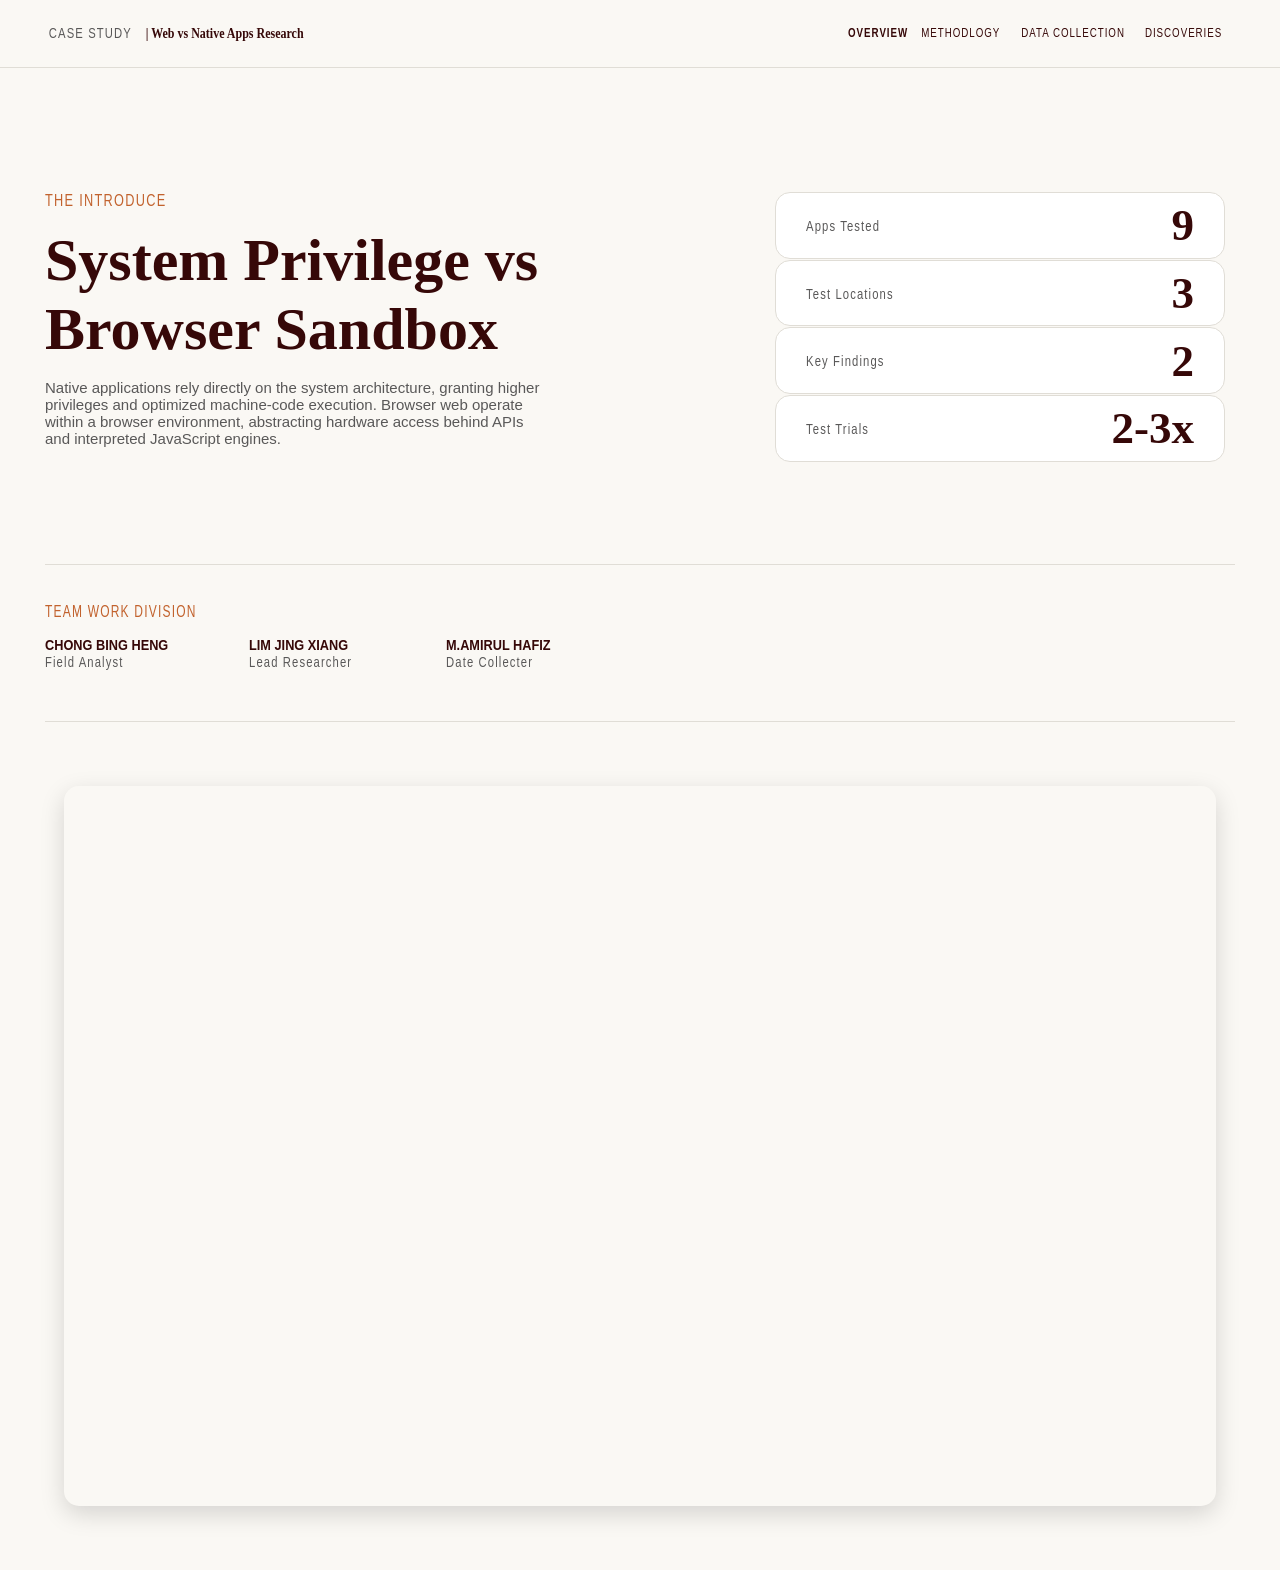
<file: case_study/index.html>
<!DOCTYPE html>

<html lang="en">
    <head>
        <meta charset="UTF-8">
        <meta name="viewport" content="width =device-width, initial-scale=1.0">
        <link rel="stylesheet" href="index.css">
        <title>Case Study</title>
    </head>
    <body class="body-colour">
        <div>
            <header class="site-header">
                <!--header, The block header of upside webpage, use for title, menu, link or buttom-->
                <nav class="main-nav">
                <!--nav, navigation link area, used for save the navigation menus or links-->
                    <div class="container1">
                        <span class="case-study">CASE STUDY</span>
                        <!--span, text container, save a short text-->
                        <span class="case-study2">| Web vs Native Apps Research</span>
                    </div>
                    <ul class="container2">
                    <!--ul, unordered list-->    
                        <li><a href="index.html" class="overview-active">OVERVIEW</a></li>
                        <!--li,list, must put inside ul-->
                        <li><a href="methodlogy.html" class="overview">METHODLOGY</a></li>
                        <!--a, links, used to click to the link's page, href is link path-->
                        <li><a href="data.html" class="overview">DATA COLLECTION</a></li>
                        <li><a href="discoveries.html" class="overview">DISCOVERIES</a></li>
                    </ul>
                </nav>
            </header>
        </div>
        <div class="wapper">
            <section class="introduce-pages">
            <!--section,a independent topic blocks which can't extracted separately,-->    
                <p class="introduce">THE INTRODUCE</p>
                <h1 class="viewport1">System Privilege vs<br>Browser Sandbox</h1>
                <p class="viewport2">
                    Native applications rely directly on the system architecture, granting higher<br>
                    privileges and optimized machine-code execution. Browser web operate<br>
                    within a browser environment, abstracting hardware access behind APIs<br>
                    and interpreted JavaScript engines.
                </p>
            </section>
            <section class="small-method">
                <div class="method-card">
                    <p class="method-label">Apps Tested</p>
                    <p class="method-number">9</p>
                </div>
                <div class="method-card">
                    <p class="method-label">Test Locations</p>
                    <p class="method-number">3</p>
                </div>
                <div class="method-card">
                    <p class="method-label">Key Findings</p>
                    <p class="method-number">2</p>
                </div>
                <div class="method-card">
                    <p class="method-label">Test Trials</p>
                    <p class="method-number">2-3x</p>
                </div>
            </section>
        </div>
        
        <div class="border-line"></div>

        <section class="team-work">
            <span class="division-label">TEAM WORK DIVISION</span>
            <div class="division-block">

                <div class="team-work-label">
                    <p class="member-name">CHONG BING HENG</p>
                    <P class="member-works">Field Analyst</P>
                </div>

                <div class="team-work-label">
                    <p class="member-name">LIM JING XIANG</p>
                    <P class="member-works">Lead Researcher</P>
                </div>

                <div class="team-work-label">
                    <p class="member-name">M.AMIRUL HAFIZ</p>
                    <P class="member-works">Date Collecter</P>
                </div>
            </div>
        </section>

        <div class="border-line"></div>

        <div class="video-wrapper">
            <iframe class="video"
                src= "https://www.youtube.com/embed/fKboKqab2js"
                title="Role Play Video"
                frameborder="0"
                allow="accelerometer; autoplay; clipboard-write; encrypted-media; gyroscope; picture-in-picture; web-share"
                allowfullscreen>
            </iframe>
        </div>
    </body> 
</html>
</file>
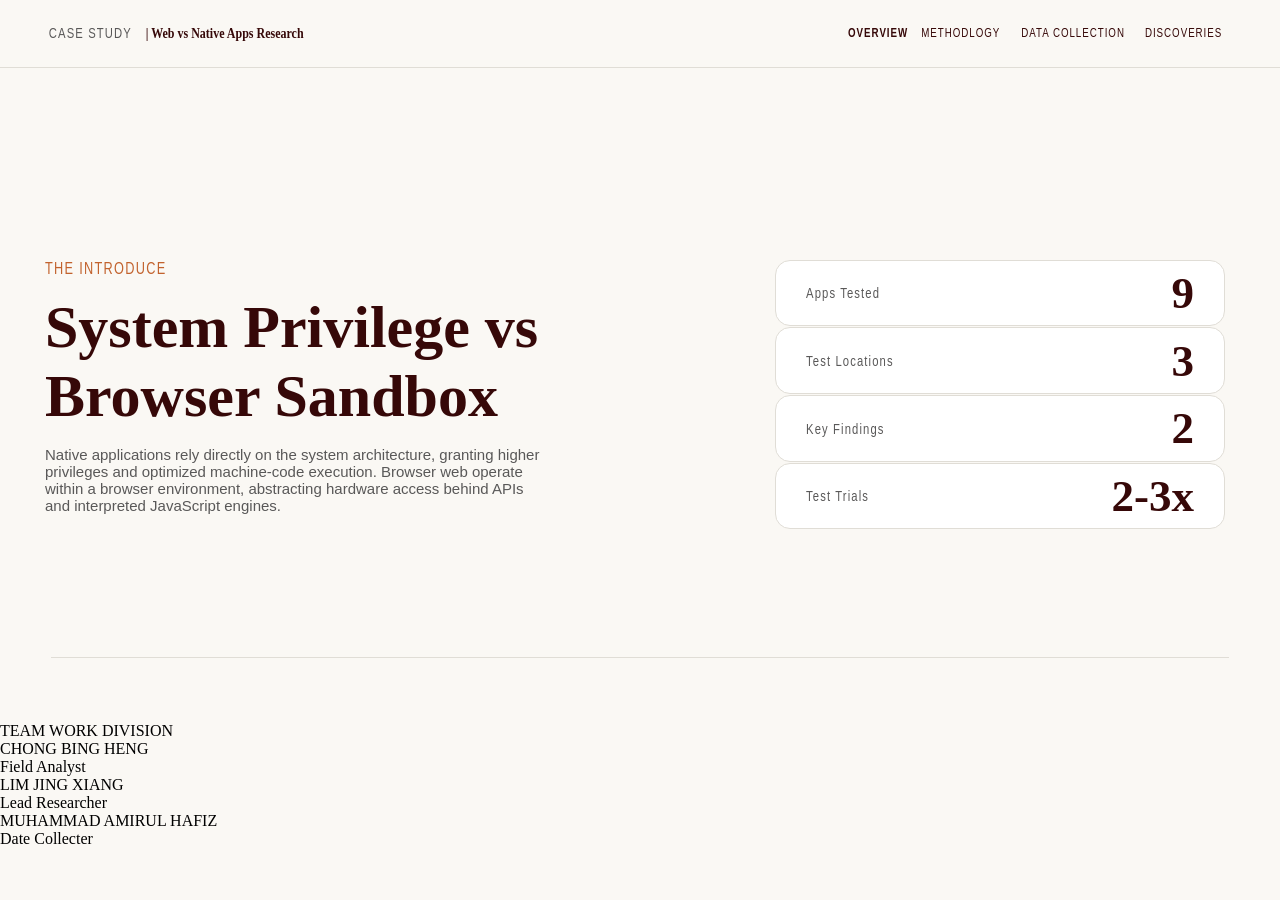
<file: newCaseStudy/index.html>
<!DOCTYPE html>

<html lang="en">
    <head>
    <link rel="stylesheet" href="style.css">
        <meta charset="UTF-8">
        <meta name="viewport" content="width =device-width, initial-scale=1.0">
        <title>Case Study</title>
    </head>
    <body class="body-colour">
        <div>
            <header class="site-header">
                <!--header, The block header of upside webpage, use for title, menu, link or buttom-->
                <nav class="main-nav">
                <!--nav, navigation link area, used for save the navigation menus or links-->
                    <div class="container1">
                        <span class="case-study">CASE STUDY</span>
                        <!--span, text container, save a short text-->
                        <span class="case-study2">| Web vs Native Apps Research</span>
                    </div>
                    <ul class="container2">
                    <!--ul, unordered list-->    
                        <li><a href="index.html" class="overview-active">OVERVIEW</a></li>
                        <!--li,list, must put inside ul-->
                        <li><a href="methodology.html" class="overview">METHODLOGY</a></li>
                        <!--a, links, used to click to the link's page, href is link path-->
                        <li><a href="data.html" class="overview">DATA COLLECTION</a></li>
                        <li><a href="discoveries.html" class="overview">DISCOVERIES</a></li>
                    </ul>
                </nav>
            </header>
        </div>
        <div class="wapper">
            <section class="introduce-pages">
            <!--section,a independent topic blocks which can't extracted separately,-->    
                <p class="introduce">THE INTRODUCE</p>
                <h1 class="viewport1">System Privilege vs<br>Browser Sandbox</h1>
                <p class="viewport2">
                    Native applications rely directly on the system architecture, granting higher<br>
                    privileges and optimized machine-code execution. Browser web operate<br>
                    within a browser environment, abstracting hardware access behind APIs<br>
                    and interpreted JavaScript engines.
                </p>
            </section>
            <section class="small-method">
                <div class="method-card">
                    <p class="method-label">Apps Tested</p>
                    <p class="method-number">9</p>
                </div>
                <div class="method-card">
                    <p class="method-label">Test Locations</p>
                    <p class="method-number">3</p>
                </div>
                <div class="method-card">
                    <p class="method-label">Key Findings</p>
                    <p class="method-number">2</p>
                </div>
                <div class="method-card">
                    <p class="method-label">Test Trials</p>
                    <p class="method-number">2-3x</p>
                </div>
            </section>
        </div>
        <div class="border-line"></div>
        <section>
            <span>TEAM WORK DIVISION</span>
            <div>
                <div>
                    <p>CHONG BING HENG</p>
                    <P>Field Analyst</P>
                </div>
                <div>
                    <p>LIM JING XIANG</p>
                    <P>Lead Researcher</P>
                </div>
                <div>
                    <p>MUHAMMAD AMIRUL HAFIZ</p>
                    <P>Date Collecter</P>
                </div>
            </div>
        </section>
    </body> 
</html>
</file>
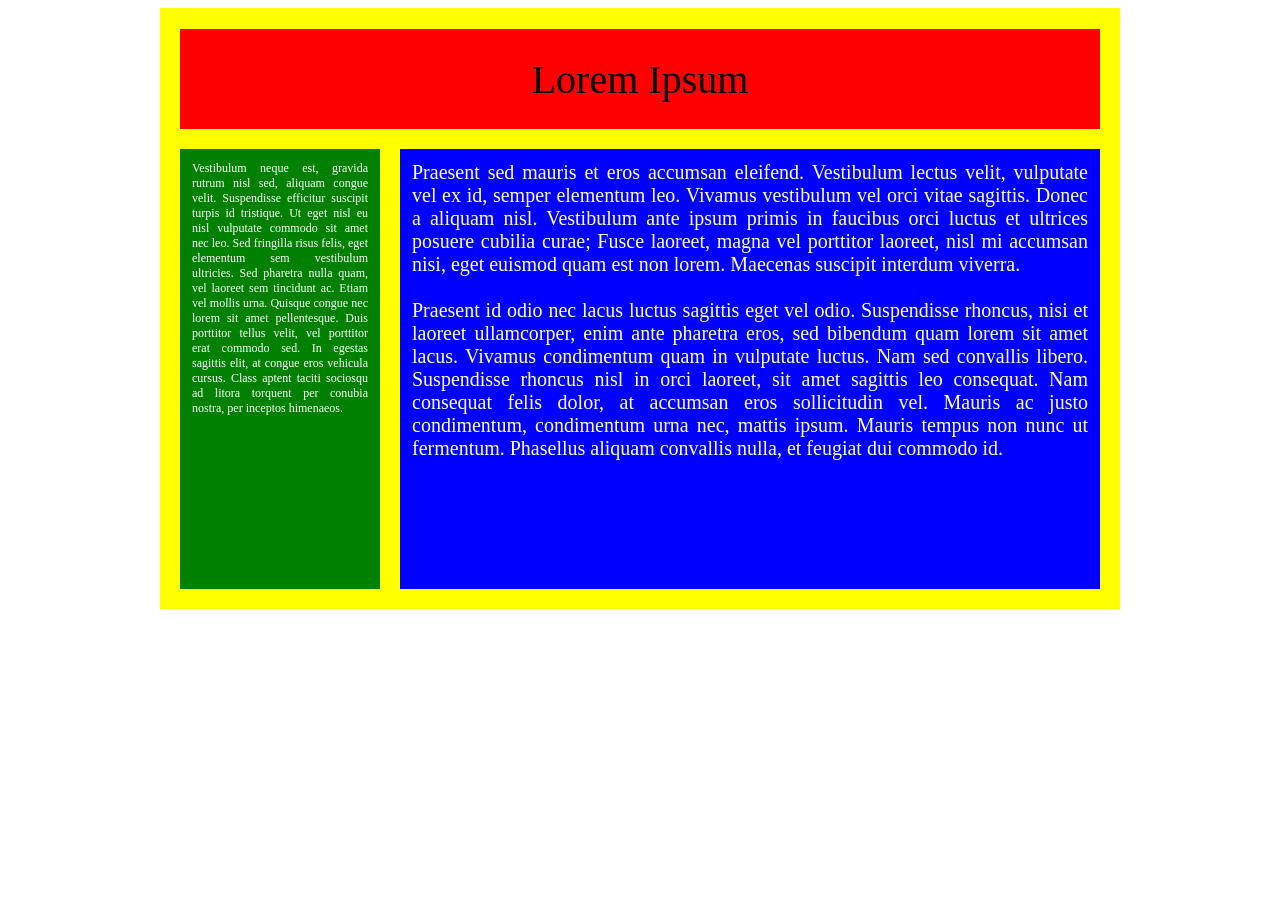
<file: practice challenge/practice 4/index.html>
<!DOCTYPE html>
<html lang="en">
    <head>
        <meta charset="UTF-8">
        <meta name="viewport" content="width =device-width, initial-scale=1.0">
        <link rel="stylesheet" href="style.css">
    </head>
    <body>
        <div class="main-container">
            <div class="header">
                Lorem Ipsum
            </div>
            <div class="child-header">
                <div class="sidebar">
                    Vestibulum neque est, gravida rutrum nisl sed, aliquam congue velit. Suspendisse efficitur suscipit turpis id tristique. 
                    Ut eget nisl eu nisl vulputate commodo sit amet nec leo. Sed fringilla risus felis, eget elementum sem vestibulum ultricies. 
                    Sed pharetra nulla quam, vel laoreet sem tincidunt ac. Etiam vel mollis urna. Quisque congue nec lorem sit amet pellentesque. 
                    Duis porttitor tellus velit, vel porttitor erat commodo sed. In egestas sagittis elit, at congue eros vehicula cursus. 
                    Class aptent taciti sociosqu ad litora torquent per conubia nostra, per inceptos himenaeos.
                </div>
                <div class="content">
                    Praesent sed mauris et eros accumsan eleifend. Vestibulum lectus velit, vulputate vel ex id, semper elementum leo. 
                    Vivamus vestibulum vel orci vitae sagittis. Donec a aliquam nisl. 
                    Vestibulum ante ipsum primis in faucibus orci luctus et ultrices posuere cubilia curae; Fusce laoreet, 
                    magna vel porttitor laoreet, nisl mi accumsan nisi, eget euismod quam est non lorem. Maecenas suscipit interdum viverra.
                    <br>
                    <br>
                    Praesent id odio nec lacus luctus sagittis eget vel odio. Suspendisse rhoncus, nisi et laoreet ullamcorper, 
                    enim ante pharetra eros, sed bibendum quam lorem sit amet lacus. Vivamus condimentum quam in vulputate luctus. Nam sed convallis libero. 
                    Suspendisse rhoncus nisl in orci laoreet, sit amet sagittis leo consequat. Nam consequat felis dolor, at accumsan eros sollicitudin vel. 
                    Mauris ac justo condimentum, condimentum urna nec, mattis ipsum. Mauris tempus non nunc ut fermentum. Phasellus aliquam convallis nulla, 
                    et feugiat dui commodo id.
                </div>
            </div>
        </div>
    </body>
</html>
</file>
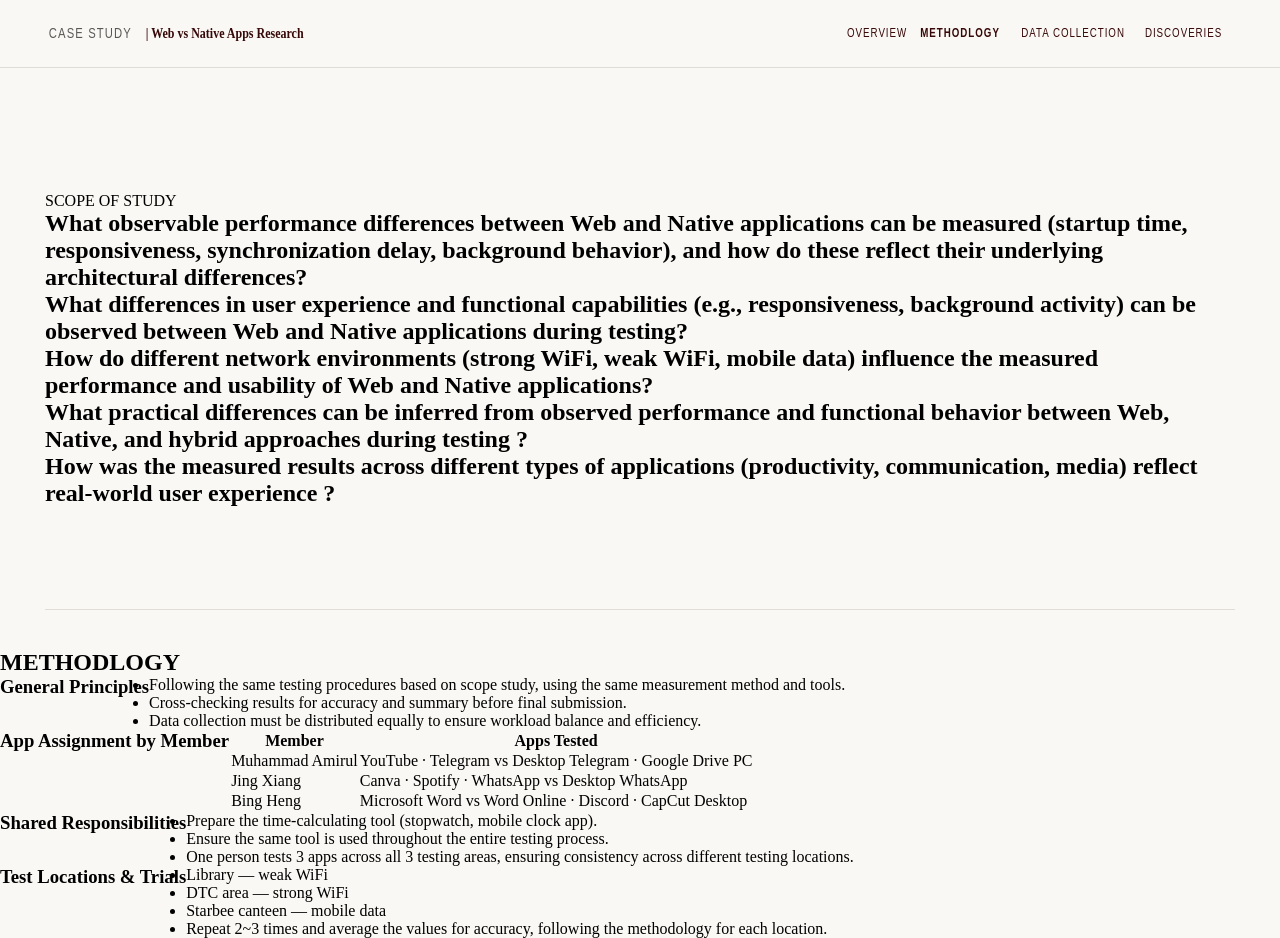
<file: case_study/methodlogy.html>
<!DOCTYPE html>

<html lang="en">
    <head>
        <meta charset="UTF-8">
        <meta name="viewport" content="width =device-width, initial-scale=1.0">
        <link rel="stylesheet" href="index.css">
        <title>Case Study</title>
    </head>
    <body class="body-colour">
        <div>
            <header class="site-header">
                <!--header, The block header of upside webpage, use for title, menu, link or buttom-->
                <nav class="main-nav">
                <!--nav, navigation link area, used for save the navigation menus or links-->
                    <div class="container1">
                        <span class="case-study">CASE STUDY</span>
                        <!--span, text container, save a short text-->
                        <span class="case-study2">| Web vs Native Apps Research</span>
                    </div>
                    <ul class="container2">
                    <!--ul, unordered list-->    
                        <li><a href="index.html" class="overview">OVERVIEW</a></li>
                        <!--li,list, must put inside ul-->
                        <li><a href="methodlogy.html" class="overview-active">METHODLOGY</a></li>
                        <!--a, links, used to click to the link's page, href is link path-->
                        <li><a href="data.html" class="overview">DATA COLLECTION</a></li>
                        <li><a href="discoveries.html" class="overview">DISCOVERIES</a></li>
                    </ul>
                </nav>
            </header>
        </div>
        <div class="scope-study-wapper">
            <p class="scope-study">SCOPE OF STUDY</p>
            <div>
                <div>
                    <h2>
                        What observable performance differences between Web and Native applications can be measured 
                        (startup time, responsiveness, synchronization delay, background behavior), 
                        and how do these reflect their underlying architectural differences?
                    </h2>
                </div>
                <div>
                    <h2>
                        What differences in user experience and functional capabilities (e.g., responsiveness, background activity)
                        can be observed between Web and Native applications during testing?
                    </h2>
                </div>
                <div>
                    <h2>
                        How do different network environments (strong WiFi, weak WiFi, mobile data) 
                        influence the measured performance and usability of Web and Native applications?
                    </h2>
                </div>
                <div>
                    <h2>
                        What practical differences can be inferred from observed performance and functional behavior 
                        between Web, Native, and hybrid approaches during testing ?
                    </h2>
                </div>
                <div>
                    <h2>
                        How was the measured results across different types of applications
                        (productivity, communication, media) reflect real-world user experience ?
                    </h2>
                </div> 
            </div>
        </div>
        <div class="border-line"></div>

        <section class="methodlogy">
            <h2 class="section-heading">METHODLOGY</h2>
            <div class="division-block">
                <h3 class="block-title">General Principles</h3>
                <ul class="principle-list">
                    <li>Following the same testing procedures based on scope study, using the same measurement method and tools.</li>
                    <li>Cross-checking results for accuracy and summary before final submission.</li>
                    <li>Data collection must be distributed equally to ensure workload balance and efficiency.</li>
                </ul>
            </div>

            <div class="division-block">
                <h3 class="block-title">App Assignment by Member</h3>
                <table class="assignment-table">
                    <thead>
                        <tr>
                           <th>Member</th>
                           <th>Apps Tested</th>
                        </tr>
                    </thead>
                    <tbody>
                        <tr>
                            <td>Muhammad Amirul</td>
                            <td>YouTube · Telegram vs Desktop Telegram · Google Drive PC</td>
                        </tr>
                        <tr>
                            <td>Jing Xiang</td>
                            <td>Canva · Spotify · WhatsApp vs Desktop WhatsApp</td>
                        </tr>
                        <tr>
                            <td>Bing Heng</td>
                            <td>Microsoft Word vs Word Online · Discord · CapCut Desktop</td>
                        </tr>
                    </tbody>
                </table>
            </div>

            <div class="division-block">
                <h3 class="block-title">Shared Responsibilities</h3>
                <ul class="principle-list">
                    <li>Prepare the time-calculating tool (stopwatch, mobile clock app).</li>
                    <li>Ensure the same tool is used throughout the entire testing process.</li>
                    <li>One person tests 3 apps across all 3 testing areas, ensuring consistency across different testing locations.</li>
                </ul>
            </div>

            <div class="division-block">
                <h3 class="block-title">Test Locations & Trials</h3>
                <ul class="principle-list">
                    <li>Library — weak WiFi</li>
                    <li>DTC area — strong WiFi</li>
                    <li>Starbee canteen — mobile data</li>
                    <li>Repeat 2~3 times and average the values for accuracy, following the methodology for each location.</li>
                </ul>
            </div>
        </section>
    </body> 
</html>
</file>
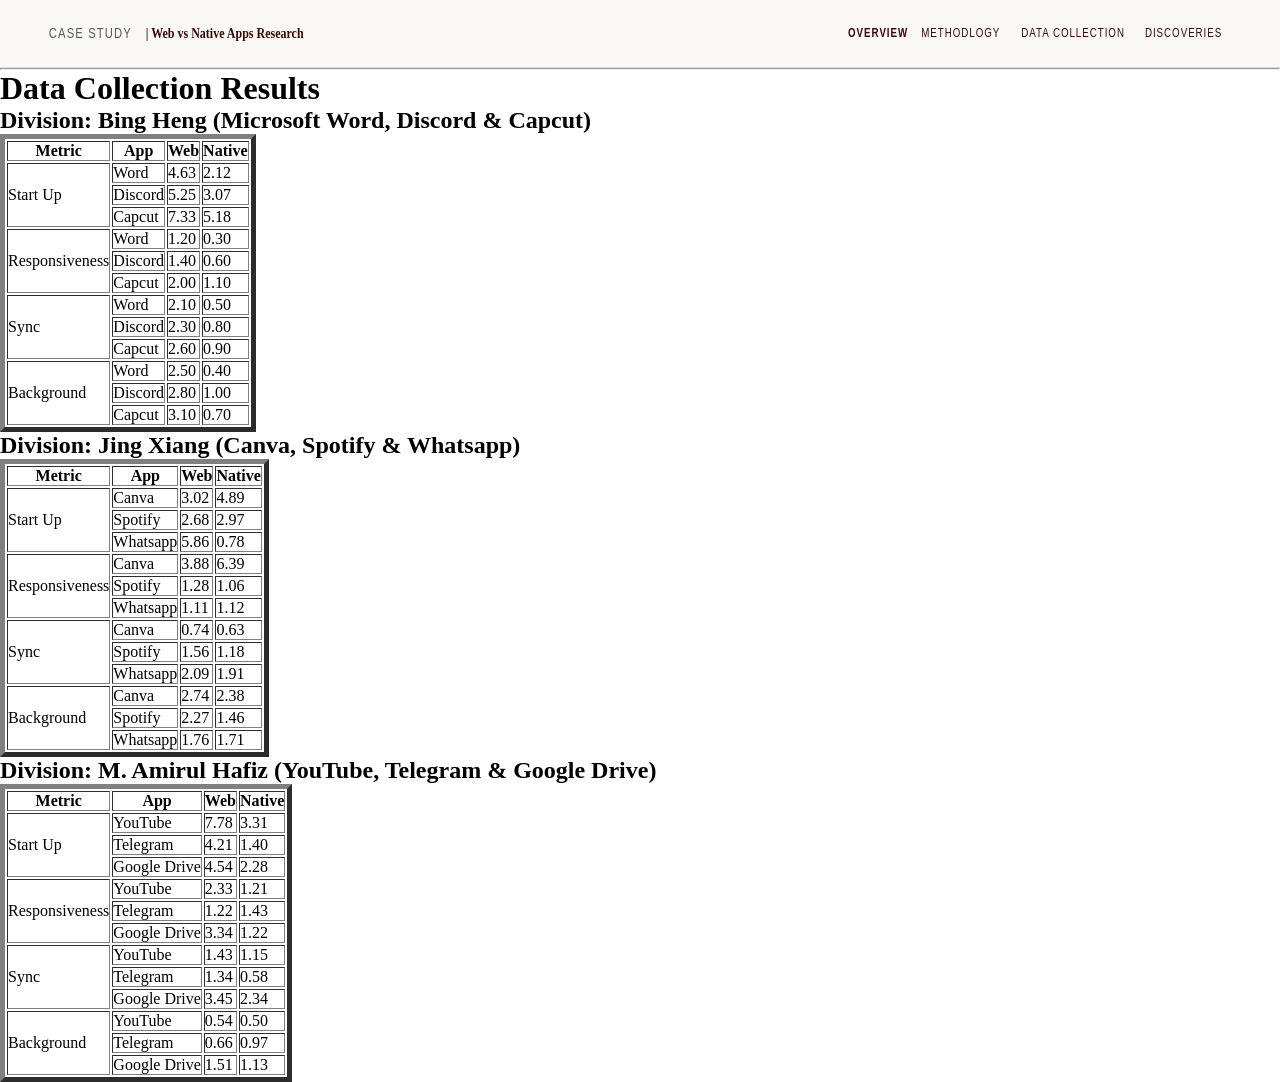
<file: newCaseStudy/data.html>
<!DOCTYPE html>
<html lang="en">
<head>
<link rel="stylesheet" href="style.css">
    <meta charset="UTF-8">
    <title>Data Collection</title>
</head>
<body>

    <div>
            <header class="site-header">
                <!--header, The block header of upside webpage, use for title, menu, link or buttom-->
                <nav class="main-nav">
                <!--nav, navigation link area, used for save the navigation menus or links-->
                    <div class="container1">
                        <span class="case-study">CASE STUDY</span>
                        <!--span, text container, save a short text-->
                        <span class="case-study2">| Web vs Native Apps Research</span>
                    </div>
                    <ul class="container2">
                    <!--ul, unordered list-->    
                        <li><a href="index.html" class="overview-active">OVERVIEW</a></li>
                        <!--li,list, must put inside ul-->
                        <li><a href="methodology.html" class="overview">METHODLOGY</a></li>
                        <!--a, links, used to click to the link's page, href is link path-->
                        <li><a href="data.html" class="overview">DATA COLLECTION</a></li>
                        <li><a href="discoveries.html" class="overview">DISCOVERIES</a></li>
                    </ul>
                </nav>
            </header>
    <hr>

    <h1>Data Collection Results</h1>

    <section>
        <h2>Division: Bing Heng (Microsoft Word, Discord & Capcut)</h2>
        <table border="5">
            <tr><th>Metric</th><th>App</th><th>Web</th><th>Native</th></tr>
            <tr><td rowspan="3">Start Up</td><td>Word</td><td>4.63</td><td>2.12</td></tr>
            <tr><td>Discord</td><td>5.25</td><td>3.07</td></tr>
            <tr><td>Capcut</td><td>7.33</td><td>5.18</td></tr>
            <tr><td rowspan="3">Responsiveness</td><td>Word</td><td>1.20</td><td>0.30</td></tr>
            <tr><td>Discord</td><td>1.40</td><td>0.60</td></tr>
            <tr><td>Capcut</td><td>2.00</td><td>1.10</td></tr>
            <tr><td rowspan="3">Sync</td><td>Word</td><td>2.10</td><td>0.50</td></tr>
            <tr><td>Discord</td><td>2.30</td><td>0.80</td></tr>
            <tr><td>Capcut</td><td>2.60</td><td>0.90</td></tr>
            <tr><td rowspan="3">Background</td><td>Word</td><td>2.50</td><td>0.40</td></tr>
            <tr><td>Discord</td><td>2.80</td><td>1.00</td></tr>
            <tr><td>Capcut</td><td>3.10</td><td>0.70</td></tr>
        </table>
    </section>

    <section>
        <h2>Division: Jing Xiang (Canva, Spotify & Whatsapp)</h2>
        <table border="5">
            <tr><th>Metric</th><th>App</th><th>Web</th><th>Native</th></tr>
            <tr><td rowspan="3">Start Up</td><td>Canva</td><td>3.02</td><td>4.89</td></tr>
            <tr><td>Spotify</td><td>2.68</td><td>2.97</td></tr>
            <tr><td>Whatsapp</td><td>5.86</td><td>0.78</td></tr>
            <tr><td rowspan="3">Responsiveness</td><td>Canva</td><td>3.88</td><td>6.39</td></tr>
            <tr><td>Spotify</td><td>1.28</td><td>1.06</td></tr>
            <tr><td>Whatsapp</td><td>1.11</td><td>1.12</td></tr>
            <tr><td rowspan="3">Sync</td><td>Canva</td><td>0.74</td><td>0.63</td></tr>
            <tr><td>Spotify</td><td>1.56</td><td>1.18</td></tr>
            <tr><td>Whatsapp</td><td>2.09</td><td>1.91</td></tr>
            <tr><td rowspan="3">Background</td><td>Canva</td><td>2.74</td><td>2.38</td></tr>
            <tr><td>Spotify</td><td>2.27</td><td>1.46</td></tr>
            <tr><td>Whatsapp</td><td>1.76</td><td>1.71</td></tr>
        </table>
    </section>

    <section>
        <h2>Division: M. Amirul Hafiz (YouTube, Telegram & Google Drive)</h2>
        <table border="5">
            <tr><th>Metric</th><th>App</th><th>Web</th><th>Native</th></tr>
            <tr><td rowspan="3">Start Up</td><td>YouTube</td><td>7.78</td><td>3.31</td></tr>
            <tr><td>Telegram</td><td>4.21</td><td>1.40</td></tr>
            <tr><td>Google Drive</td><td>4.54</td><td>2.28</td></tr>
            <tr><td rowspan="3">Responsiveness</td><td>YouTube</td><td>2.33</td><td>1.21</td></tr>
            <tr><td>Telegram</td><td>1.22</td><td>1.43</td></tr>
            <tr><td>Google Drive</td><td>3.34</td><td>1.22</td></tr>
            <tr><td rowspan="3">Sync</td><td>YouTube</td><td>1.43</td><td>1.15</td></tr>
            <tr><td>Telegram</td><td>1.34</td><td>0.58</td></tr>
            <tr><td>Google Drive</td><td>3.45</td><td>2.34</td></tr>
            <tr><td rowspan="3">Background</td><td>YouTube</td><td>0.54</td><td>0.50</td></tr>
            <tr><td>Telegram</td><td>0.66</td><td>0.97</td></tr>
            <tr><td>Google Drive</td><td>1.51</td><td>1.13</td></tr>
        </table>
    </section>

</body>
</html>
</file>
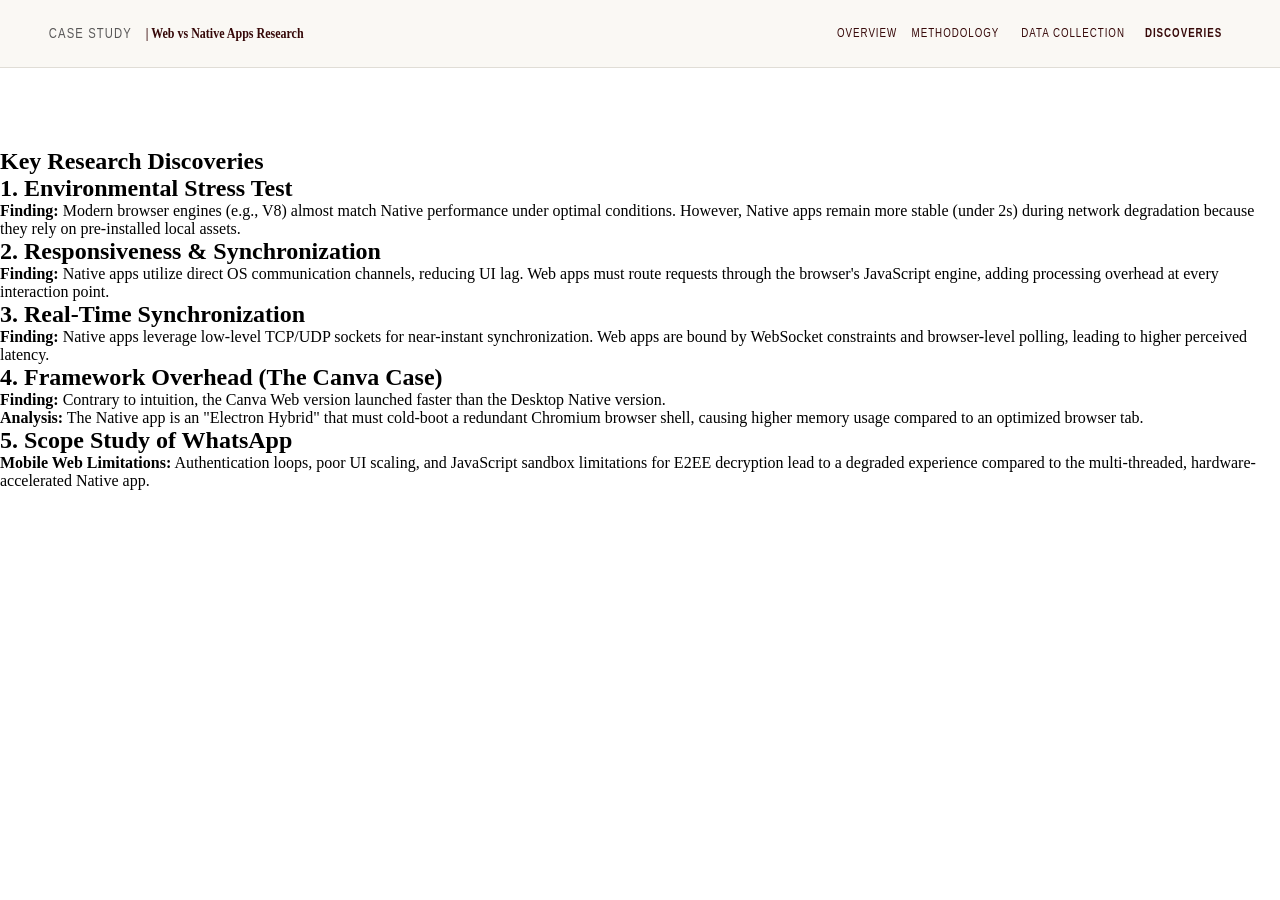
<file: newCaseStudy/discoveries.html>
<!DOCTYPE html>
<html lang="en">
<head>
<link rel="stylesheet" href="style.css">
    <meta charset="UTF-8">
    <title>Discoveries</title>
</head>
<body>

    <header class="site-header">
        <nav class="main-nav">
            <div class="container1">
                <span class="case-study">CASE STUDY</span>
                <span class="case-study2">| Web vs Native Apps Research</span>
            </div>
            <ul class="container2">
                <li><a href="index.html" class="overview">OVERVIEW</a></li>
                <li><a href="methodology.html" class="overview">METHODOLOGY</a></li>
                <li><a href="data.html" class="overview">DATA COLLECTION</a></li>
                <li><a href="discoveries.html" class="overview-active">DISCOVERIES</a></li>
            </ul>
        </nav>
    </header>

    <main style="padding-top: 80px;"> <section id="discoveries">
            <h1>Key Research Discoveries</h1>

            <article>
                <h2>1. Environmental Stress Test</h2>
                <p><strong>Finding:</strong> Modern browser engines (e.g., V8) almost match Native performance under optimal conditions. However, Native apps remain more stable (under 2s) during network degradation because they rely on pre-installed local assets.</p>
            </article>

            <article>
                <h2>2. Responsiveness & Synchronization</h2>
                <p><strong>Finding:</strong> Native apps utilize direct OS communication channels, reducing UI lag. Web apps must route requests through the browser's JavaScript engine, adding processing overhead at every interaction point.</p>
            </article>

            <article>
                <h2>3. Real-Time Synchronization</h2>
                <p><strong>Finding:</strong> Native apps leverage low-level TCP/UDP sockets for near-instant synchronization. Web apps are bound by WebSocket constraints and browser-level polling, leading to higher perceived latency.</p>
            </article>

            <article>
                <h2>4. Framework Overhead (The Canva Case)</h2>
                <p><strong>Finding:</strong> Contrary to intuition, the Canva Web version launched faster than the Desktop Native version. </p>
                <p><strong>Analysis:</strong> The Native app is an "Electron Hybrid" that must cold-boot a redundant Chromium browser shell, causing higher memory usage compared to an optimized browser tab.</p>
            </article>

            <article>
                <h2>5. Scope Study of WhatsApp</h2>
                <p><strong>Mobile Web Limitations:</strong> Authentication loops, poor UI scaling, and JavaScript sandbox limitations for E2EE decryption lead to a degraded experience compared to the multi-threaded, hardware-accelerated Native app.</p>
            </article>
        </section>
    </main>

</body>
</html>
</file>
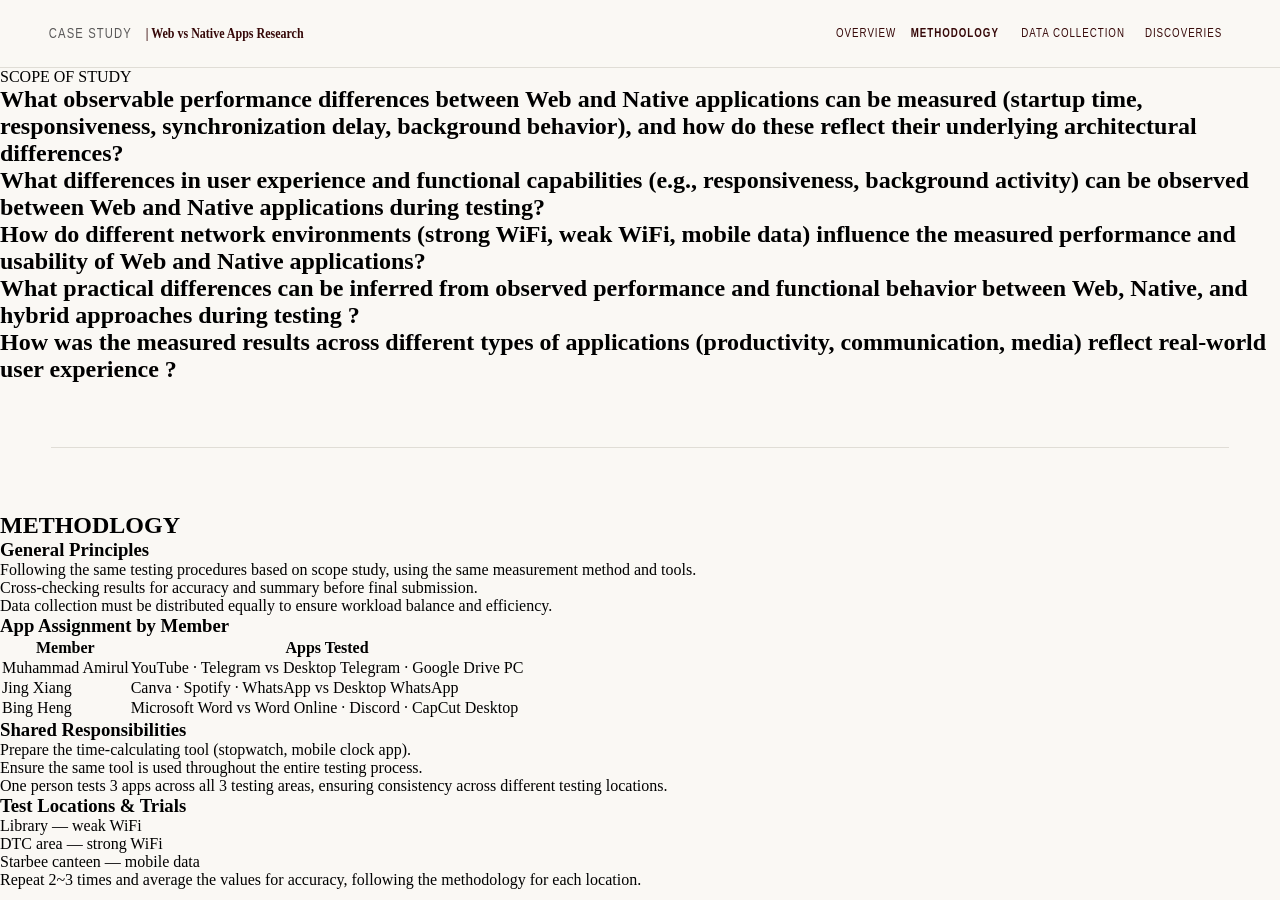
<file: newCaseStudy/methodology.html>
<!DOCTYPE html>

<html lang="en">
    <head>
    <link rel="stylesheet" href="style.css">
        <meta charset="UTF-8">
        <meta name="viewport" content="width =device-width, initial-scale=1.0">
        <title>Case Study</title>
    </head>
    <body class="body-colour">
        <div>
            <header class="site-header">
                <!--header, The block header of upside webpage, use for title, menu, link or buttom-->
                <nav class="main-nav">
                <!--nav, navigation link area, used for save the navigation menus or links-->
                    <div class="container1">
                        <span class="case-study">CASE STUDY</span>
                        <!--span, text container, save a short text-->
                        <span class="case-study2">| Web vs Native Apps Research</span>
                    </div>
                    <ul class="container2">
                    <!--ul, unordered list-->    
                        <li><a href="index.html" class="overview">OVERVIEW</a></li>
                        <!--li,list, must put inside ul-->
                        <li><a href="methodology.html" class="overview-active">METHODOLOGY</a></li>
                        <!--a, links, used to click to the link's page, href is link path-->
                        <li><a href="data.html" class="overview">DATA COLLECTION</a></li>
                        <li><a href="discoveries.html" class="overview">DISCOVERIES</a></li>
                    </ul>
                </nav>
            </header>
        </div>
        <div>
            <p>SCOPE OF STUDY</p>
            <div>
                <div>
                    <h2>
                        What observable performance differences between Web and Native applications can be measured 
                        (startup time, responsiveness, synchronization delay, background behavior), 
                        and how do these reflect their underlying architectural differences?
                    </h2>
                </div>
                <div>
                    <h2>
                        What differences in user experience and functional capabilities (e.g., responsiveness, background activity)
                        can be observed between Web and Native applications during testing?
                    </h2>
                </div>
                <div>
                    <h2>
                        How do different network environments (strong WiFi, weak WiFi, mobile data) 
                        influence the measured performance and usability of Web and Native applications?
                    </h2>
                </div>
                <div>
                    <h2>
                        What practical differences can be inferred from observed performance and functional behavior 
                        between Web, Native, and hybrid approaches during testing ?
                    </h2>
                </div>
                <div>
                    <h2>
                        How was the measured results across different types of applications
                        (productivity, communication, media) reflect real-world user experience ?
                    </h2>
                </div> 
            </div>
        </div>
        <div class="border-line"></div>

        <section class="methodology">
            <h2 class="section-heading">METHODLOGY</h2>
            <div class="division-block">
                <h3 class="block-title">General Principles</h3>
                <ul class="principle-list">
                    <li>Following the same testing procedures based on scope study, using the same measurement method and tools.</li>
                    <li>Cross-checking results for accuracy and summary before final submission.</li>
                    <li>Data collection must be distributed equally to ensure workload balance and efficiency.</li>
                </ul>
            </div>

            <div class="division-block">
                <h3 class="block-title">App Assignment by Member</h3>
                <table class="assignment-table">
                    <thead>
                        <tr>
                           <th>Member</th>
                           <th>Apps Tested</th>
                        </tr>
                    </thead>
                    <tbody>
                        <tr>
                            <td>Muhammad Amirul</td>
                            <td>YouTube · Telegram vs Desktop Telegram · Google Drive PC</td>
                        </tr>
                        <tr>
                            <td>Jing Xiang</td>
                            <td>Canva · Spotify · WhatsApp vs Desktop WhatsApp</td>
                        </tr>
                        <tr>
                            <td>Bing Heng</td>
                            <td>Microsoft Word vs Word Online · Discord · CapCut Desktop</td>
                        </tr>
                    </tbody>
                </table>
            </div>

            <div class="division-block">
                <h3 class="block-title">Shared Responsibilities</h3>
                <ul class="principle-list">
                    <li>Prepare the time-calculating tool (stopwatch, mobile clock app).</li>
                    <li>Ensure the same tool is used throughout the entire testing process.</li>
                    <li>One person tests 3 apps across all 3 testing areas, ensuring consistency across different testing locations.</li>
                </ul>
            </div>

            <div class="division-block">
                <h3 class="block-title">Test Locations & Trials</h3>
                <ul class="principle-list">
                    <li>Library — weak WiFi</li>
                    <li>DTC area — strong WiFi</li>
                    <li>Starbee canteen — mobile data</li>
                    <li>Repeat 2~3 times and average the values for accuracy, following the methodology for each location.</li>
                </ul>
            </div>
        </section>
    </body> 
</html>
</file>
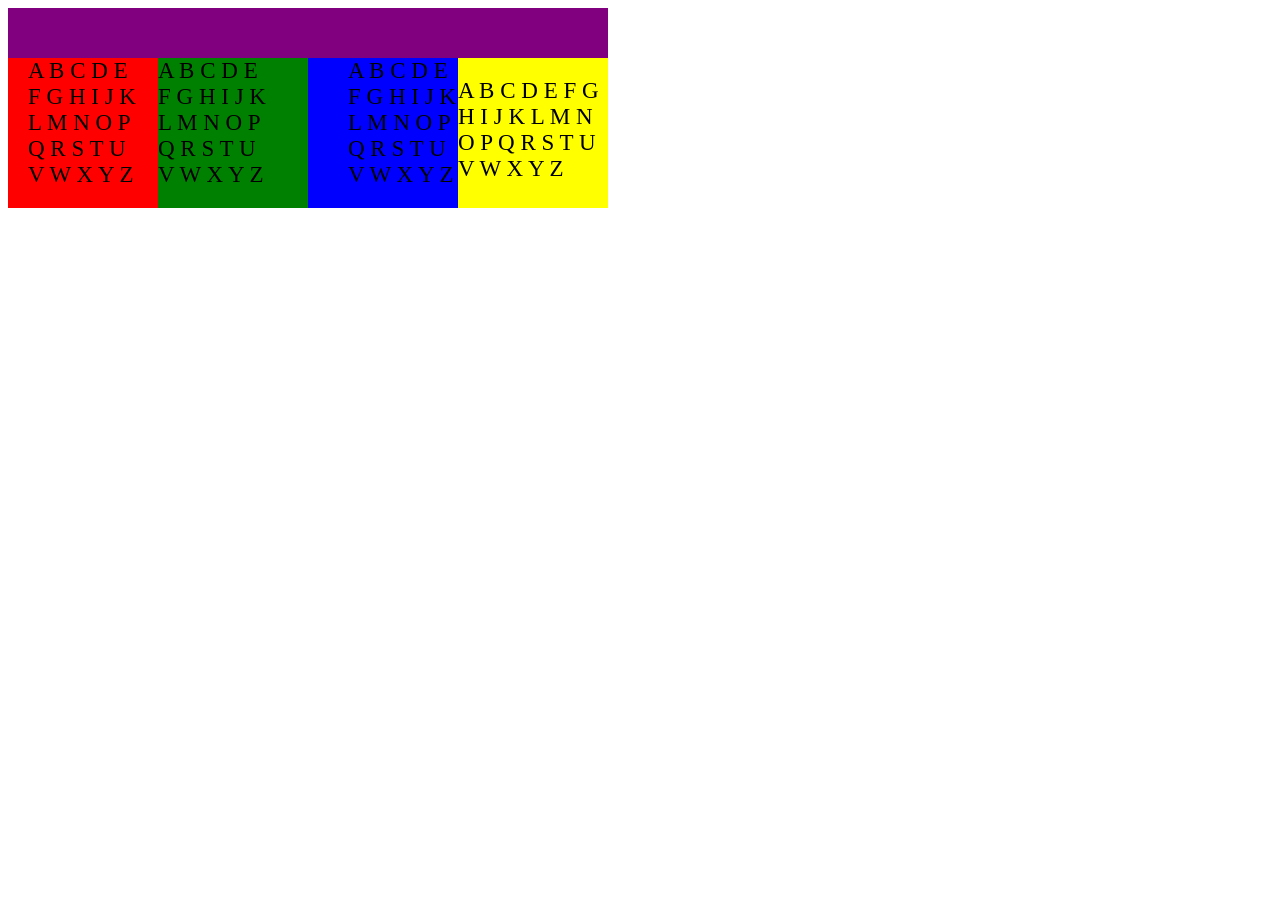
<file: practice challenge/practice 3/challenge3a.html>
<!DOCTYPE html>

<html lang="en">
<head>
    <meta charset="UTF-8">
    <meta name="viewport" content="width=device-width, initial-scale=1.0">
    <!--tell the browser how to zoom the page, mainly for mobile display-->

    <link rel="stylesheet" href="challenge3a.css">
    <!--Normally writing the css in <style>, rel use to tell computer i want move the style sheet file(css) to here-->
    <!--Tell computer the path of css document-->

    <title>challenge3a</title>
</head>

<body>
    <div class="BigBox">
        <!--class , like a label id used to tell to css document-->

        <div class="red">A B C D E<br>F G H I J K<br>L M N O P<br>Q R S T U<br>V W X Y Z</div>
        <!--br, a enter space for text-->
        <div class="green">A B C D E<br>F G H I J K<br>L M N O P<br>Q R S T U<br>V W X Y Z</div>
        <div class="blue">A B C D E<br>F G H I J K<br>L M N O P<br>Q R S T U<br>V W X Y Z</div>
        <div class="yellow">A B C D E F G<br>H I J K L M N<br>O P Q R S T U<br>V W X Y Z</div>
    </div>
 </body>
</html>
</file>
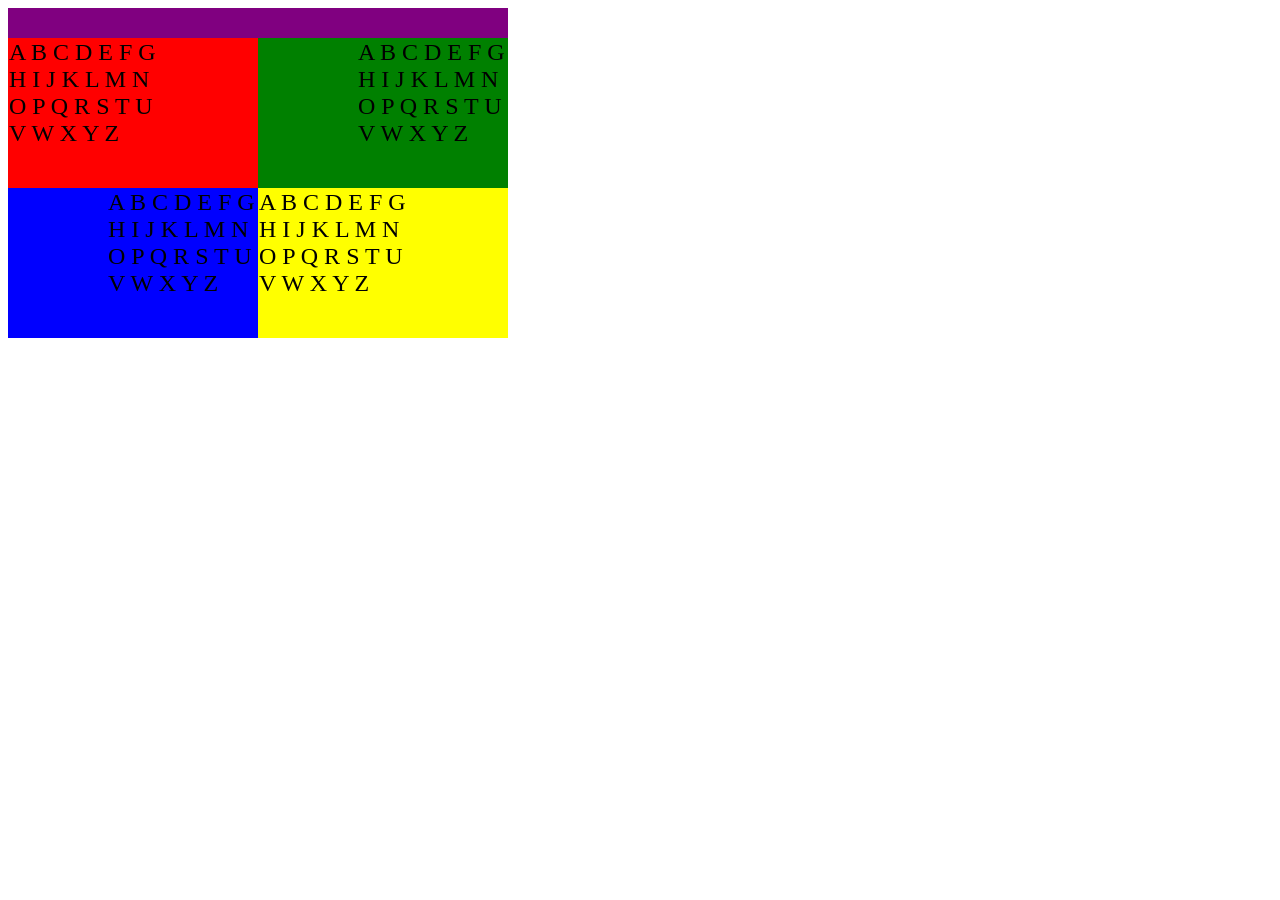
<file: practice challenge/practice 3/challenge3b.html>
<!DOCTYPE html>

<html lang="en">
<head>
    <meta charset="UTF-8">
    <meta name="viewport" content="width=device-width, initial-scale=1.0">
    <link rel="stylesheet" href="challenge3b.css">
    <title>challenge3b</title>
</head>
<body>
    <div class="BigBox">
        <div class="top"></div>
        <div class="row">
            <div class = "red">A B C D E F G<br>H I J K L M N<br>O P Q R S T U<br>V W X Y Z</div>
            <div class = "green">A B C D E F G<br>H I J K L M N<br>O P Q R S T U<br>V W X Y Z</div>
        </div>
        <div class="row">
            <div class = "blue">A B C D E F G<br>H I J K L M N<br>O P Q R S T U<br>V W X Y Z</div>
            <div class = "yellow">A B C D E F G<br>H I J K L M N<br>O P Q R S T U<br>V W X Y Z</div>
        </div>
    </div>
</body>
</html>
</file>
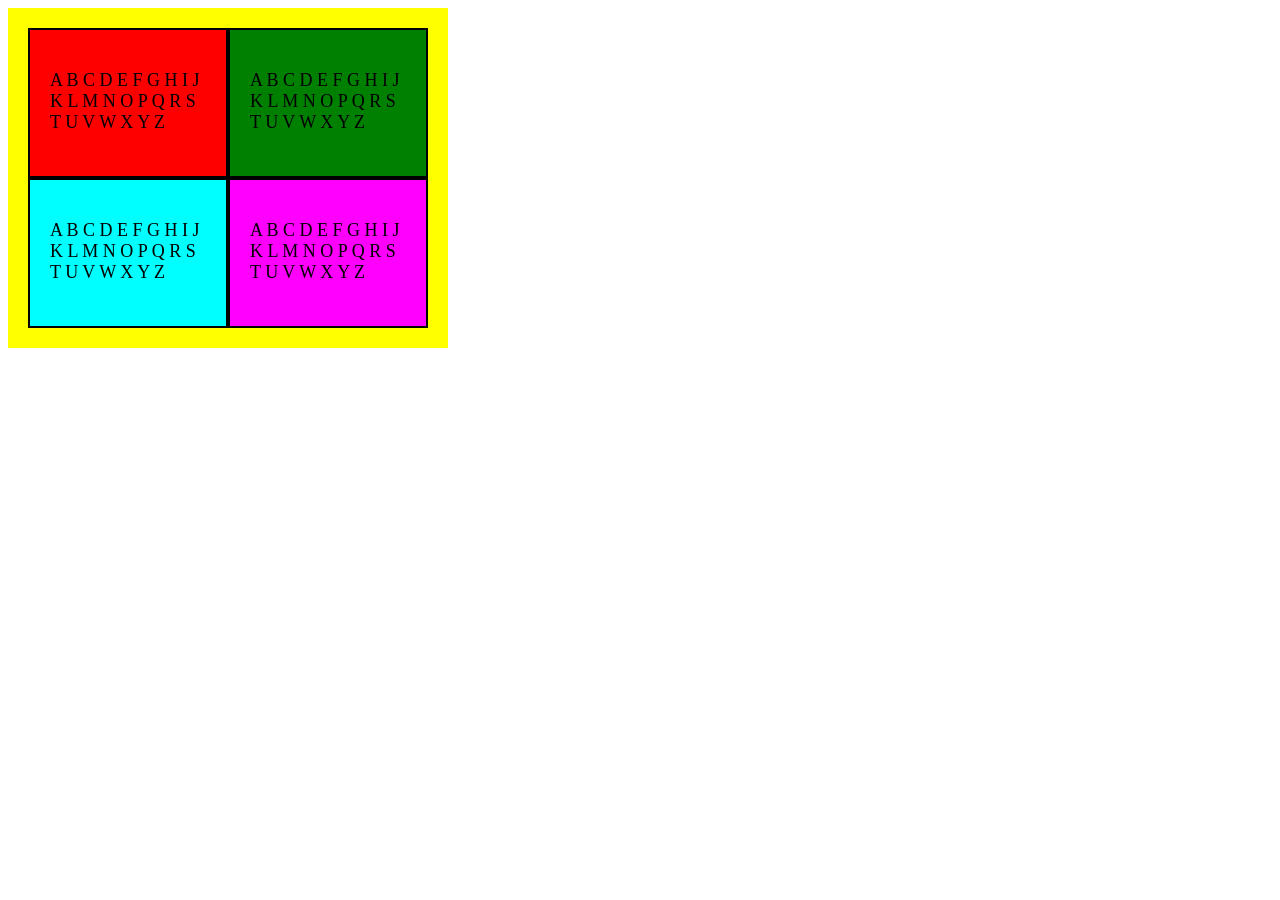
<file: practice challenge/practice 3/challenge3c.html>
<!DOCTYPE html>
<html lang="en">
    <head>
        <meta charset="UTF-8">
        <meta name="viewport" content="width=device-width, initial-scale=1.0">
        <link rel="stylesheet" href="challenge3c.css">
    </head>

    <body>
        <div class="BigBox">
            <div class="SmallBox">
                <div class="row">
                    <div class="red">A B C D E F G H I J<br>K L M N O P Q R S<br>T U V W X Y Z</div>
                    <div class="green">A B C D E F G H I J<br>K L M N O P Q R S<br>T U V W X Y Z</div>
                </div>
                <div class="row">
                    <div class="cyan">A B C D E F G H I J<br>K L M N O P Q R S<br>T U V W X Y Z</div>
                    <div class="magenta">A B C D E F G H I J<br>K L M N O P Q R S<br>T U V W X Y Z</div>
                </div>
            </div>
        </div>
    </body>
</html>
</file>
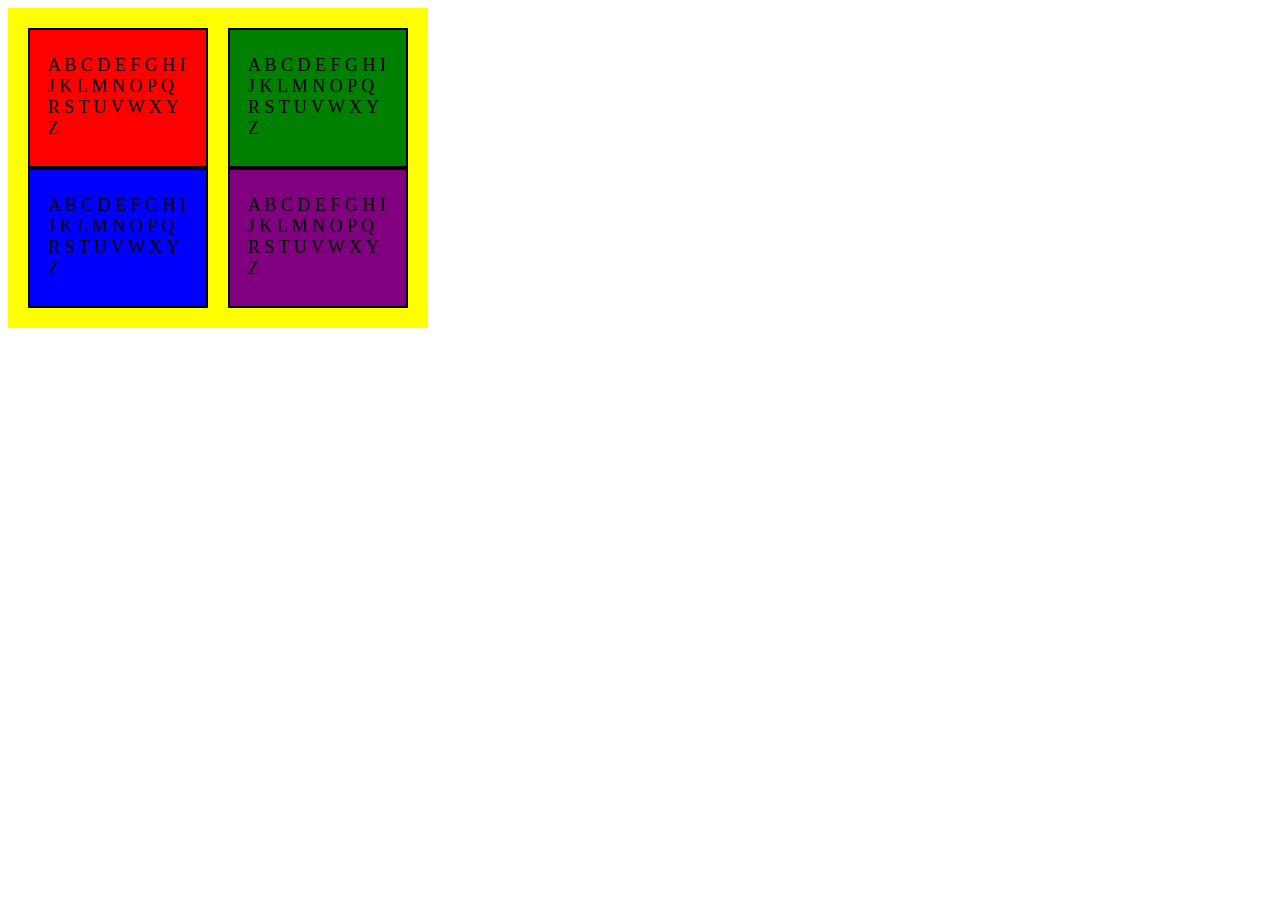
<file: practice challenge/practice 3/challenge3d.html>
<!DOCTYPE html>

<html lang="en">
    <head>
        <meta charset="UTF-8">
        <meta name="viewport" content="width=device-width, initial-scale=1.0">
        <link rel="stylesheet" href="challenge3d.css">
    </head>
    <body>
        <div class="BigBox">
            <div class="NormalBox">
                <div class="SmallBox">
                    <div class="red">A B C D E F G H I<br>J K L M N O P Q<br>R S T U V W X Y<br>Z</div>
                    <div class="blue">A B C D E F G H I<br>J K L M N O P Q<br>R S T U V W X Y<br>Z</div>
                </div>
                <div class="SmallBox">
                    <div class="green">A B C D E F G H I<br>J K L M N O P Q<br>R S T U V W X Y<br>Z</div>
                    <div class="purple">A B C D E F G H I<br>J K L M N O P Q<br>R S T U V W X Y<br>Z</div>
                </div>
            </div>
        </div>
    </body>
</html>
</file>
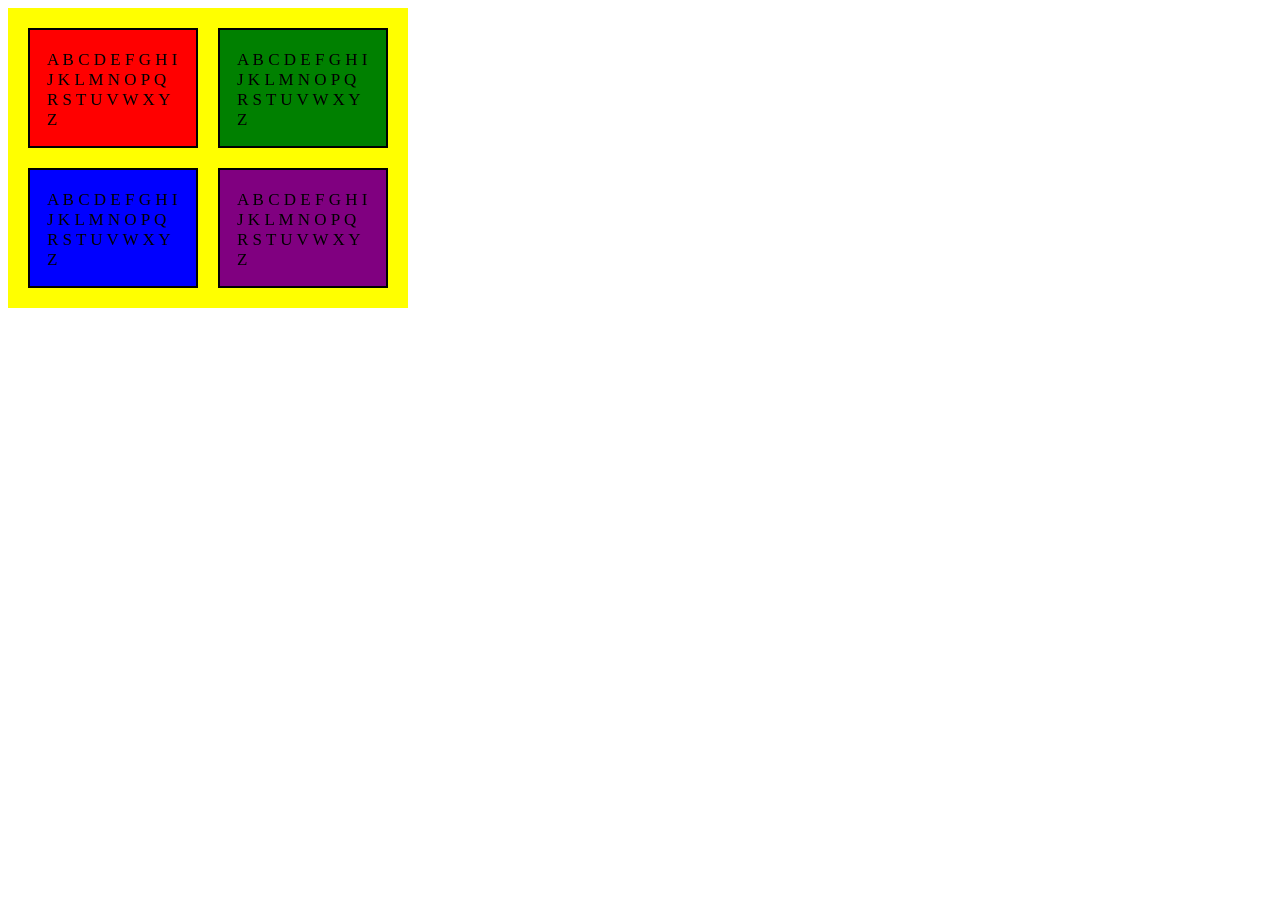
<file: practice challenge/practice 3/challenge3e.html>
<!DOCTYPE html>
<html lang="en">
    <head>
        <meta charset="UTF-8">
        <meta name="viewport" content="width=device-width, initial-scale=1.0">
        <link rel="stylesheet" href="challenge3e.css">
    </head>
    <body>
        <div class="BigBox">
            <div class="SmallBox">
                <div class="red">A B C D E F G H I<br>J K L M N O P Q<br>R S T U V W X Y<br>Z</div>
            </div>
            <div class="SmallBox">
                <div class="green">A B C D E F G H I<br>J K L M N O P Q<br>R S T U V W X Y<br>Z</div>
            </div>
            <div class="SmallBox">
                <div class="blue">A B C D E F G H I<br>J K L M N O P Q<br>R S T U V W X Y<br>Z</div>
            </div>
            <div class="SmallBox">
                <div class="purple">A B C D E F G H I<br>J K L M N O P Q<br>R S T U V W X Y<br>Z</div>
            </div>
        </div>
    </body>
</html>
</file>
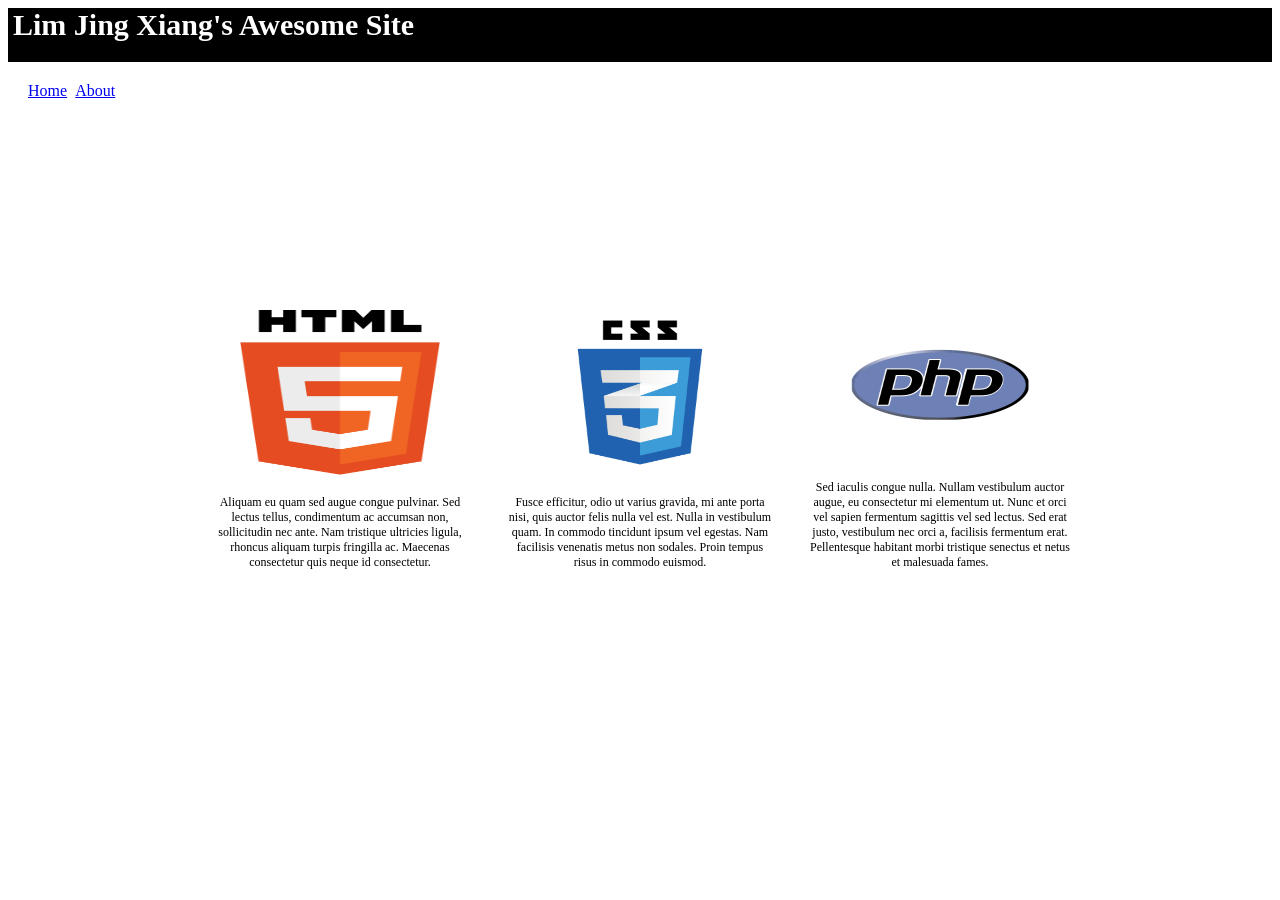
<file: practice challenge/practice 5/about.html>
<!DOCTYPE html>

<html lang="en">
    <head>
        <meta charset="UTF-8">
        <meta name="viewport" content="width =device-width, initial-scale=1.0">
        <link rel="stylesheet" href="practice5.css">
        <title>HTML5 Semantics and Flexbox</title>
    </head>
    <body>
        <div class="header">Lim Jing Xiang's Awesome Site</div>
        <div class="nav">
            <a class="home" href="home.html">Home</a>
            <a class="about" href="about.html">About</a>
        </div>
        <div class="main2"> 
            <div class="container1">
                <img class="photo2" src="img/html.jpg" alt="html">
                <p class="t5">
                   Aliquam eu quam sed augue congue pulvinar. Sed lectus tellus, 
                   condimentum ac accumsan non, sollicitudin nec ante. Nam tristique ultricies ligula, 
                   rhoncus aliquam turpis fringilla ac. Maecenas consectetur quis neque id consectetur. 
                </p>
            </div>
            <div class="container2">
                <img class="photo3" src="img/css.jpg" alt="css">
                <p class="t6">
                   Fusce efficitur, odio ut varius gravida, mi ante porta nisi, 
                   quis auctor felis nulla vel est. Nulla in vestibulum quam. In commodo tincidunt ipsum vel egestas. 
                   Nam facilisis venenatis metus non sodales. Proin tempus risus in commodo euismod. 
                </p>
            </div>
            <div class="container3">
                <img class="photo4" src="img/php.jpg" alt="php">
                <p class="t7">
                   Sed iaculis congue nulla. Nullam vestibulum auctor augue, eu consectetur mi elementum ut. 
                   Nunc et orci vel sapien fermentum sagittis vel sed lectus. Sed erat justo, vestibulum nec orci a, 
                   facilisis fermentum erat. Pellentesque habitant morbi tristique senectus et netus et malesuada fames.
                </p>
            </div>
        </div>
    </body>
</html>
</file>
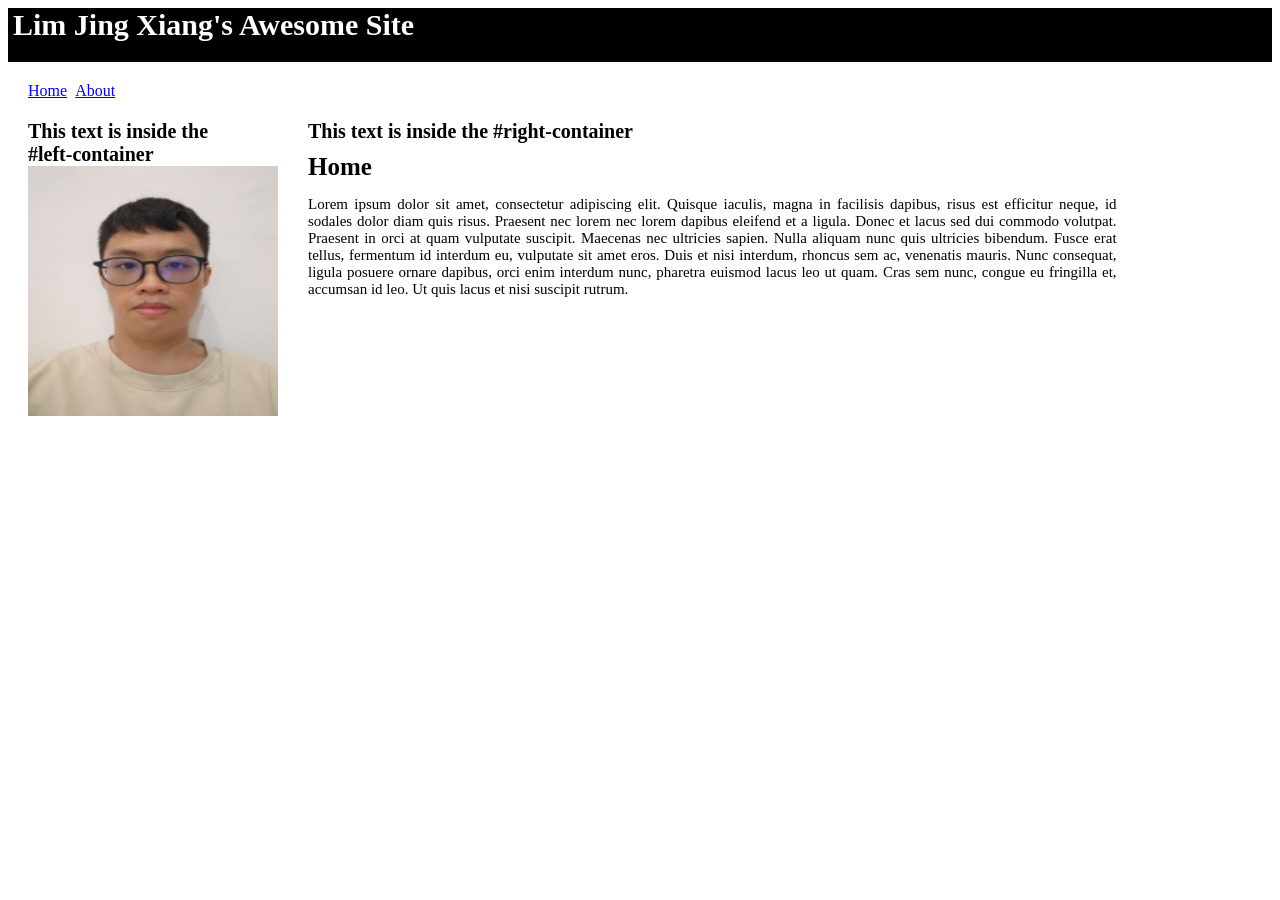
<file: practice challenge/practice 5/home.html>
<!DOCTYPE html>

<html lang="en">
    <head>
        <meta charset="UTF-8">
        <meta name="viewport" content="width =device-width, initial-scale=1.0">
        <link rel="stylesheet" href="practice5.css">
        <title>HTML5 Semantics and Flexbox</title>
    </head>
    <body>
        <div class="header">Lim Jing Xiang's Awesome Site</div>
        <div class="nav">
            <a class="home" href="home.html">Home</a>
            <a class="about" href="about.html">About</a>
        </div>
        <div class="main"> 
            <div class="left-container">
                <P class="t1">This text is inside the<br>#left-container</P>
                <img class="photo1" src="img/people.jpg" alt="people">
            </div>
            <div class="right-container">
                <p class="t2">This text is inside the #right-container</p>
                <h2 class="t3">Home</h2>
                <p class="t4">Lorem ipsum dolor sit amet, consectetur adipiscing elit. Quisque iaculis, magna in facilisis dapibus, 
                    risus est efficitur neque, id sodales dolor diam quis risus. Praesent nec lorem nec lorem dapibus eleifend et a ligula. 
                    Donec et lacus sed dui commodo volutpat. Praesent in orci at quam vulputate suscipit. Maecenas nec ultricies sapien. 
                    Nulla aliquam nunc quis ultricies bibendum. Fusce erat tellus, fermentum id interdum eu, vulputate sit amet eros. 
                    Duis et nisi interdum, rhoncus sem ac, venenatis mauris. Nunc consequat, ligula posuere ornare dapibus, 
                    orci enim interdum nunc, pharetra euismod lacus leo ut quam. Cras sem nunc, congue eu fringilla et, accumsan id leo. 
                    Ut quis lacus et nisi suscipit rutrum.
                </p>
            </div>
        </div>
    </body>
</html>
</file>
<file: case_study/index.css>
* {
    margin: 0;
    padding: 0;
    box-sizing: border-box;
}
/**/
.body-colour {
    background-color: #FAF8F4;
}
.main-nav {
    display: flex;
    flex-direction: row;
    justify-content: space-between;  
    align-items: center;             
    padding: 25px 0px;
    background-color: #FAF8F4;
    border-bottom: 1px solid #E0DDD6;
    z-index: 100;
    
    position: fixed;
    top: 0;
    left: 0;
    width: 100%;
    box-sizing: border-box;
}

.container1,.container2{
    display: flex;
    flex-direction: row;
    align-items: center;
    gap: 10px;
}
.container1 {
    justify-content: flex-start;
    padding-left: 35px;
}
.container2 {
    justify-content: flex-end;
    list-style: none;            
    padding-right: 65px;
}

.case-study,.case-study2,.overview,.overview-active {
    line-height: 1.1;
}

.case-study {
    font-family: Arial, Helvetica, sans-serif;
    font-weight: 400;
    transform: scaleX(0.75);
    letter-spacing: 0.10em;
    color: rgb(89, 88, 88);

    font-size: 15px;
    align-items: flex-start;

}
.case-study2{
    font-family: Georgia, 'Times New Roman', serif;
    font-weight: 600;
    transform: scaleX(0.8);
    color:rgb(54, 8, 8);
    
    font-size: 15px;
    margin-left: -30px;
    align-items: flex-start;
}
.overview,.overview-active {
    float: right;
    margin: 0;
    font-family: Arial, Helvetica, sans-serif;
    font-weight: 400;
    transform: scaleX(0.75);
    letter-spacing: 0.10em;
    color:rgb(54, 8, 8); 
    text-decoration: none;

    font-size: 13px;
    margin-right: -20px;
    align-items: flex-end;

}
.overview-active {
    font-weight: bolder;
}
/*UPSIDE IS THE BAR DONT TOUCH*/

.wapper {
    display: flex;
    flex-direction: row;
    justify-content: space-between;
    align-items: stretch;
    height: auto;
    gap: 60px;

    width: 100%;
    padding-top: 15%;
    padding-bottom: 5%;
    padding-left: 45px;
    padding-right: 55px;
}
.introduce-pages,.small-method{
    display: flex;
    flex-direction: column;
    box-sizing: border-box;
}
.introduce-pages {
    align-items: flex-start;
    width: auto;
}
.introduce,.viewport1,.viewport2 {
    margin-bottom: 15px;
    transform-origin: left;
}
.introduce {
    line-height: 1.1;

    font-family: Arial, Helvetica, sans-serif;
    font-weight: 400;
    transform: scaleX(0.75);
    letter-spacing: 0.10em;
    color: #C2622D;

    font-size: 17px;
}
.viewport1 {
    font-family: Georgia, 'Times New Roman', serif;
    font-weight: 700;
    transform: scaleX(1);
    color:rgb(54, 8, 8);
    border-radius: 50px;
    
    font-size: 60px;
}
.viewport2 {
    font-family: 'Segoe UI', Tahoma, Arial, sans-serif;
    font-weight: 400;
    transform: scaleX(1);
    letter-spacing: 0em;
    color: rgb(89, 88, 88);

    font-size: 15px;
}
/**/
.small-method {
    align-items: flex-end;
    gap: 1px;
}
.method-card {
    background-color: white;
    border: 1px solid #E0DDD6;
    border-radius: 15px;

    display: flex;
    flex: 1;
    height: auto;
    align-items: center;
    justify-content: space-between;
    box-sizing: border-box;
    
    padding-left: 30px;
    padding-right: 30px;
    width: 450px;
    
}
.method-label {
    font-family: Arial, Helvetica, sans-serif;
    font-weight: 400;
    transform: scaleX(0.75);
    transform-origin: left;
    letter-spacing: 0.10em;
    color: rgb(89, 88, 88);

    font-size: 15px;
}
.method-number {
    font-family: Georgia, 'Times New Roman', serif;
    font-weight: 700;
    transform: scaleX(1);
    color:rgb(54, 8, 8);
    border-radius: 50px;

    display: flex;
    font-size: 45px;
}
.border-line {
    border-bottom: 1px solid #E0DDD6;
    margin: 3% auto;
    width: 93%;
}

.team-work {
    display: flex;
    flex-direction: column;
    justify-content: center;
    height: auto;
    
    width: 100%;
    margin-top : 5% auto;
    margin-bottom: 4%;
    padding-left: 45px;
    padding-right: 55px;
}
.division-label {
    line-height: 1.1;

    font-family: Arial, Helvetica, sans-serif;
    font-weight: 400;
    transform: scaleX(0.75);
    letter-spacing: 0.10em;
    color: #C2622D;
    transform-origin: left;

    font-size: 16px;
    padding-bottom: 15px;
}
.division-block {
    display: flex;
    flex-direction: row;
    justify-content: flex-start;
    align-items: stretch;

    width: 100% auto;
}
.team-work-label {
    padding-right: 5%;
}
.member-name {
    font-family: 'Inter', -apple-system, sans-serif;
    font-weight: 550;
    transform: scaleX(0.85);
    color:rgb(54, 8, 8);
    border-radius: 50px;
    transform-origin: left;

    font-size: 15px;
}
.member-works {
    font-family: Arial, Helvetica, sans-serif;
    font-weight: 400;
    transform: scaleX(0.75);
    transform-origin: left;
    letter-spacing: 0.10em;
    color: rgb(89, 88, 88);

    font-size: 15px;
}
.video-wrapper {
    width: 90%;
    height: 0;

    position: relative;
    margin: 5% auto;
    border-radius: 15px; 
    overflow: hidden;
    padding-bottom: 56.25%;
    box-shadow: 0 8px 24px rgba(0,0,0,0.15);
}
.video {
    position: absolute;
    top: 0;
    left: 0;
    width: 100%;
    height: 100%;
    border: none;
}
.scope-study-wapper {
    padding-top: 15%;
    padding-bottom: 5%;
    padding-left: 45px;
    padding-right: 55px;
}
</file>
<file: newCaseStudy/style.css>
* {
    margin: 0;
    padding: 0;
    box-sizing: border-box;
}
/**/
.body-colour {
    background-color: #FAF8F4;
}
.main-nav {
    display: flex;
    flex-direction: row;
    justify-content: space-between;  
    align-items: center;
    height: auto;
    padding: 25px 0px;
    background-color: #FAF8F4;
    border-bottom: 1px solid #E0DDD6;
    z-index: 100;
    
    width: 100%;
    box-sizing: border-box;
}

.container1,.container2{
    display: flex;
    flex-direction: row;
    align-items: center;
    gap: 10px;
}
.container1 {
    justify-content: flex-start;
    padding-left: 35px;
}
.container2 {
    justify-content: flex-end;
    list-style: none;            
    padding-right: 65px;
}

.case-study,.case-study2,.overview,.overview-active {
    line-height: 1.1;
}

.case-study {
    font-family: Arial, Helvetica, sans-serif;
    font-weight: 400;
    transform: scaleX(0.75);
    letter-spacing: 0.10em;
    color: rgb(89, 88, 88);

    font-size: 15px;
    align-items: flex-start;

}
.case-study2{
    font-family: Georgia, 'Times New Roman', serif;
    font-weight: 600;
    transform: scaleX(0.8);
    color:rgb(54, 8, 8);
    
    font-size: 15px;
    margin-left: -30px;
    align-items: flex-start;
}
.overview,.overview-active {
    float: right;
    margin: 0;
    font-family: Arial, Helvetica, sans-serif;
    font-weight: 400;
    transform: scaleX(0.75);
    letter-spacing: 0.10em;
    color:rgb(54, 8, 8); 
    text-decoration: none;

    font-size: 13px;
    margin-right: -20px;
    align-items: flex-end;

}
.overview-active {
    font-weight: bolder;
}
/*UPSIDE IS THE BAR DONT TOUCH*/

.wapper {
    display: flex;
    flex-direction: row;
    justify-content: space-between;
    align-items: stretch;
    height: auto;
    gap: 60px;

    width: 100%;
    padding-top: 15%;
    padding-bottom: 5%;
    padding-left: 45px;
    padding-right: 55px;
}
.introduce-pages,.small-method{
    display: flex;
    flex-direction: column;
    box-sizing: border-box;
}
.introduce-pages {
    align-items: flex-start;
    width: auto;
}
.introduce,.viewport1,.viewport2 {
    margin-bottom: 15px;
    transform-origin: left;
}
.introduce {
    line-height: 1.1;

    font-family: Arial, Helvetica, sans-serif;
    font-weight: 400;
    transform: scaleX(0.75);
    letter-spacing: 0.10em;
    color: #C2622D;

    font-size: 17px;
}
.viewport1 {
    font-family: Georgia, 'Times New Roman', serif;
    font-weight: 700;
    transform: scaleX(1);
    color:rgb(54, 8, 8);
    border-radius: 50px;
    
    font-size: 60px;
}
.viewport2 {
    font-family: 'Segoe UI', Tahoma, Arial, sans-serif;
    font-weight: 400;
    transform: scaleX(1);
    letter-spacing: 0em;
    color: rgb(89, 88, 88);

    font-size: 15px;
}
/**/
.small-method {
    align-items: flex-end;
    gap: 1px;
}
.method-card {
    background-color: white;
    border: 1px solid #E0DDD6;
    border-radius: 15px;

    display: flex;
    flex: 1;
    height: auto;
    align-items: center;
    justify-content: space-between;
    box-sizing: border-box;
    
    padding-left: 30px;
    padding-right: 30px;
    width: 450px;
    
}
.method-label {
    font-family: Arial, Helvetica, sans-serif;
    font-weight: 400;
    transform: scaleX(0.75);
    transform-origin: left;
    letter-spacing: 0.10em;
    color: rgb(89, 88, 88);

    font-size: 15px;
}
.method-number {
    font-family: Georgia, 'Times New Roman', serif;
    font-weight: 700;
    transform: scaleX(1);
    color:rgb(54, 8, 8);
    border-radius: 50px;

    display: flex;
    font-size: 45px;
}
.border-line {
    border-bottom: 1px solid #E0DDD6;
    margin: 5% auto;
    width: 92%;
}
</file>
<file: practice challenge/practice 4/style.css>
.main-container {
    background: yellow;
    width: 960px;
    min-height: 600px;
    margin: auto;
    padding-top: 1px;
}
.header {
    background: red;
    width: 920px;
    height: 100px;
    margin-left: 20px;
    margin-right: 20px;
    margin-top: 20px;
    box-sizing: border-box;
    font-size: 40px;
    text-justify: inter-character;
    display: flex;
    /* display flex, flexible layout*/
    align-items: center;
    /*align items, align horizontally*/
    justify-content: center;
    /*justify content, align vertically*/
}
.child-header {
    overflow: hidden;
    padding-top: 20px;
}
.sidebar,.content {
    float: left;
    height: 440px;
    margin-left: 20px;
    padding: 12px;
    box-sizing: border-box;
    color: white;
    text-align: justify;
    text-justify: inter-character;
}
.sidebar {
    background-color: green;
    width: 200px;
    font-size: 12px;
}
.content {
    background-color: blue;
    width: 700px;
    font-size: 20px;
}
</file>
<file: practice challenge/practice 3/challenge3a.css>
.BigBox {
/*css use the class id at the html, "."dot is class selector , used to prevent browser confuse between system label and our own class label*/    
    width: 600px;
    height: 200px;
    background-color: purple;
    position:relative;
    /*position relative, set the boundary for the whole box, any movement must inside the box*/
}
.red,.yellow,.blue,.green{
    float: left;
    /*float left, push the component to left, and add the new component from left to right*/
    height: 150px;
    width: 150px;
    position: absolute;
    /*position absolute, set to free to point the loaction, always use together with left, right, bottom...*/
    bottom: 0px;
    /*bottom left right...., place the components close to which side*/
    /*px here's not occupy space, it's used to define the position (like coordinate), which is placing the components to which location.*/
    box-sizing: border-box;
    /*border box, component calculation changed to include boundaries, prevent the text out of bounds.*/
    word-break: break-all;
    /*word-break, forced the text to change line */
    font-size: 23px;
    text-align: justify;
    /*justify, align left and right like excel*/
    text-justify: inter-character;
    /*inter-character, distribute characters evenly from left to right*/
}
.red {
    background-color: red;
    left: 0;
    /*0px, place the component to 0*/
    padding-left: 20px;
    /*padding, internal distance boundary*/
}
.yellow {
    background-color: yellow;
    left: 450px;
    /*450px, place the component to 450*/
    padding-top: 20px;
}
.blue {
    background-color: blue;
    left : 300px;
    /*300px, place the component to 300*/
    padding-left: 40px;
}    
.green {
    background-color: green;
    left: 150px;
    /*150px, place the component to 150*/
}
</file>
<file: practice challenge/practice 3/challenge3b.css>
.BigBox {
    height: 330px;
    width: 500px;
    background-color: purple;
}
.row {
    overflow: hidden;
    /*overflow hidden, force the parent component to re-enclose the floating child component.*/
}
.red,.green,.blue,.yellow {
    width: 250px;
    height: 150px;
    float: left;
    /*float left, push the component to left, and add the new component from left to right*/
    padding: 1px;
    box-sizing: border-box;
    font-size: 24px;
    text-align: justify;
    text-justify: inter-character;
}
.red {
    background-color: red;
}
.green {
    background-color: green;
    padding-left: 100px;
}
.blue {
    background-color: blue;
    padding-left: 100px;
}
.yellow {
    background-color: yellow;
}
.top {
    height: 30px;
}
</file>
<file: practice challenge/practice 3/challenge3c.css>
.BigBox {
    height: 340px;
    width: 440px;
    background-color: yellow;
}
.SmallBox {
    height:300px;
    width:400px;
    padding: 20px;
}
.row {
    overflow: hidden;
}
.red,.green,.cyan,.magenta {
    height: 150px;
    width: 200px;
    float: left;
    padding: 20px;
    padding-top: 40px;
    box-sizing: border-box;
    font-size: 18px;
    text-align: justify;
    text-justify: inter-character;
    border: 2px solid black;
    /*border, set the boundary line*/
} 
.red {
    background-color: red;
}
.green {
    background-color: green;
}
.cyan {
    background-color: cyan;
}
.magenta {
    background-color: magenta;
}
</file>
<file: practice challenge/practice 3/challenge3d.css>
.BigBox{
    width: 420px;
    height: 320px;
    background-color: yellow;
}
.NormalBox {
    overflow: hidden;
}
.SmallBox{
    width: 180px;
    height: 280px;
    padding-top: 20px;
    padding-left: 20px;
    float: left;
}
.red,.blue,.green,.purple {
    width: 180px;
    height: 140px;
    padding: 18px;
    padding-top: 25px;
    border: 2px solid black;
    box-sizing: border-box;
    font-size: 18px;
    text-align: justify;
    text-justify: inter-character;
}
.red{
    background-color: red;
}
.blue{
    background-color: blue;
}
.green{
    background-color: green;
}
.purple {
    background-color: purple;
}
</file>
<file: practice challenge/practice 3/challenge3e.css>
.BigBox{
    width: 400px;
    height: 300px;
    background-color: yellow;
}
.SmallBox{
    width: 170px;
    height: 120px;
    padding-left: 20px;
    padding-top: 20px;
    float: left;
    overflow: hidden;
}
.red,.green,.blue,.purple{
    width: 170px;
    height: 120px;
    padding: 17px;
    padding-top: 20px;
    border: 2px solid black;
    box-sizing: border-box;
    font-size: 17px;
    text-align: justify;
    text-justify: inter-character;
}
.red{
    background-color: red;
}
.green{
    background-color: green;
}
.blue{
    background-color: blue;
}
.purple{
    background-color: purple;
}
</file>
<file: practice challenge/practice 5/practice5.css>
.header {
    background-color: black;
    color:white;
    height: 6vh;
    width: 100%;
    padding-left: 5px;
    font-size: clamp(29px, 5vh, 30px);
    font-weight: bold;
    box-sizing: border-box;
}
.nav {
    padding-top: 20px;
}
.home {
    padding-left: 20px;
    margin-right: 5px;
}
.main{
    padding-left: 20px;
}
.left-container {
    margin-right: 30px;
    float: left;
}
.right-container {
    width: 65%;
    float: left;
}
.t1 {
    color: black;
    font-size: 20px;
    font-weight: bold;
    margin-bottom: 0;
}
.photo1{
    transform: scale(1);
    height: 250px;
    width: 250px;
    overflow: hidden;
}
.t2,.t3,.t4{
    color: black;
    margin-bottom: 0px;
}
.t2 { 
    font-size: 20px;
    font-weight: bold;
}
.t3 {
    font-size: 25px;
    font-weight: bolder;
    margin-top:10px;
}
.t4 {
    font-size: 15px;
    box-sizing: border-box;
    text-align: justify;
    text-justify: inter-character;
}
.main2 {
    display: flex;
    justify-content: center;
    align-items: center;
    min-height: 80vh;
}
.container1,.container2,.container3 {
    display: flex;
    flex-direction: column;
    align-items: center;
    height: 300px;
    width: 300px;
}
.photo2,.photo3,.photo4 {
    overflow: hidden;
    height: 200px;
    width: 200px;

}
.t5,.t6,.t7 {
    color: black;
    margin-top: 20px;
    margin-bottom: 40px;
    padding: 0 15px;
    font-size: 12px;
    box-sizing: border-box;
    text-align: center;
    text-justify: inter-character;
    
}
</file>
